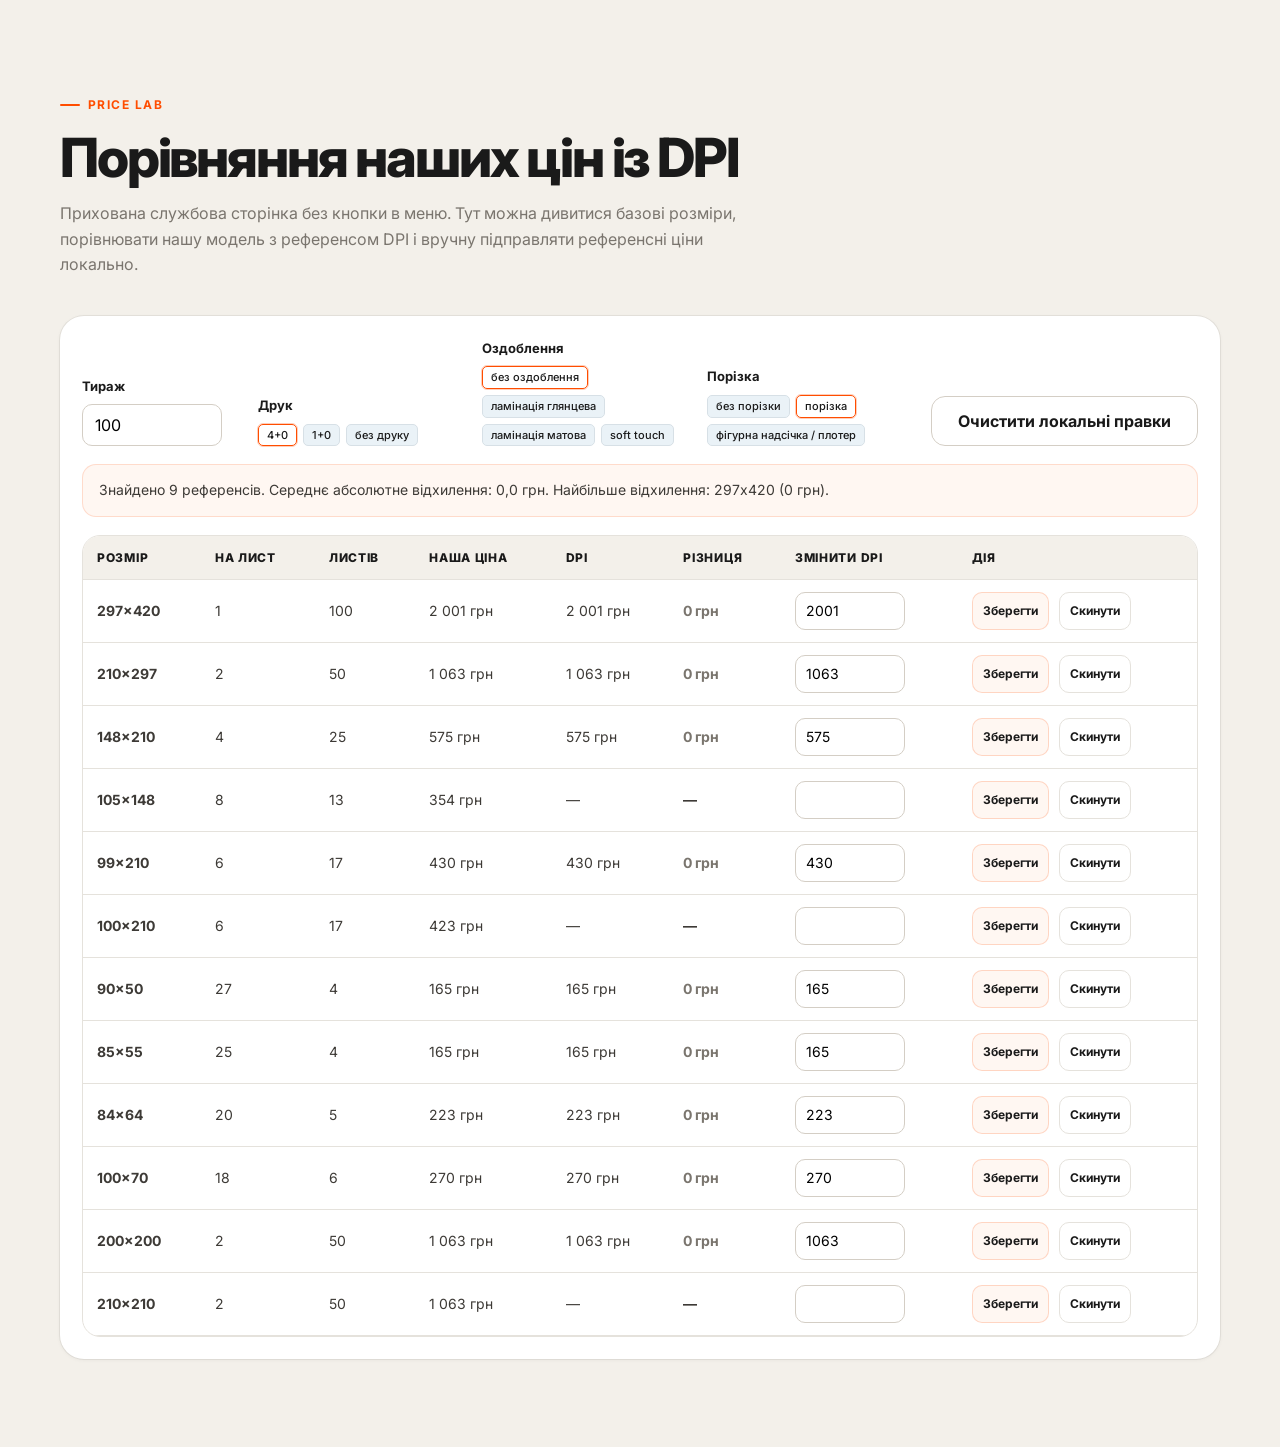
<file: price-lab.html>
<!DOCTYPE html>
<html lang="uk">
<head>
  <meta charset="UTF-8">
  <meta name="viewport" content="width=device-width, initial-scale=1.0, viewport-fit=cover">
  <title>DsPrint Price Lab</title>
  <meta name="robots" content="noindex,nofollow">
  <script>
    (() => {
      try {
        const storedTheme = localStorage.getItem("dsprintTheme");
        const theme = storedTheme === "dark" || storedTheme === "light"
          ? storedTheme
          : (window.matchMedia("(prefers-color-scheme: dark)").matches ? "dark" : "light");
        document.documentElement.dataset.theme = theme;
        document.documentElement.style.colorScheme = theme;
      } catch {}
    })();
  </script>
  <link rel="preconnect" href="https://fonts.googleapis.com">
  <link rel="preconnect" href="https://fonts.gstatic.com" crossorigin>
  <link rel="icon" type="image/svg+xml" href="/assets/favicon.svg">
  <link rel="apple-touch-icon" href="/assets/favicon.svg">
  <link href="https://fonts.googleapis.com/css2?family=Inter:wght@400;500;600;700;800&display=swap" rel="stylesheet">
  <link rel="stylesheet" href="assets/styles.css?v=20260426b">
</head>
<body class="price-lab-page">
  <main class="section" data-price-lab>
    <div class="container">
      <div class="tag">Price Lab</div>
      <h1 class="section-title">Порівняння наших цін із DPI</h1>
      <p class="section-sub">Прихована службова сторінка без кнопки в меню. Тут можна дивитися базові розміри, порівнювати нашу модель з референсом DPI і вручну підправляти референсні ціни локально.</p>

      <section class="form-card price-lab-shell">
        <div class="price-lab-toolbar">
          <label class="price-lab-control">
            <span>Тираж</span>
            <input type="number" min="1" step="1" value="100" data-price-lab-quantity>
          </label>
          <div class="price-lab-control">
            <span>Друк</span>
            <div class="option-grid" data-price-lab-print></div>
          </div>
          <div class="price-lab-control">
            <span>Оздоблення</span>
            <div class="option-grid" data-price-lab-finish></div>
          </div>
          <div class="price-lab-control">
            <span>Порізка</span>
            <div class="option-grid" data-price-lab-cut></div>
          </div>
          <div class="price-lab-actions">
            <button type="button" class="btn btn-outline" data-price-lab-clear>Очистити локальні правки</button>
          </div>
        </div>

        <div class="price-lab-summary" data-price-lab-summary></div>

        <div class="price-lab-table-wrap">
          <table class="price-lab-table">
            <thead>
              <tr>
                <th>Розмір</th>
                <th>На лист</th>
                <th>Листів</th>
                <th>Наша ціна</th>
                <th>DPI</th>
                <th>Різниця</th>
                <th>Змінити DPI</th>
                <th>Дія</th>
              </tr>
            </thead>
            <tbody data-price-lab-body></tbody>
          </table>
        </div>
      </section>
    </div>
  </main>

  <script src="assets/pricing-data.js?v=20260408a"></script>
  <script src="assets/dpi-price-reference.js?v=20260408a"></script>
  <script src="assets/calculator-engine.js?v=20260408a"></script>
  <script src="assets/price-lab.js?v=20260408a"></script>
</body>
</html>
</file>
<file: assets/styles.css>
:root{color-scheme:light;--bg:#faf9f7;--bg-soft:#f3f0ea;--text:#1a1a1a;--body:#3d3a36;--muted:#7a756e;--line:#e5e2dc;--line-strong:#d4cec5;--accent:#ff4d00;--accent-dark:#e64500;--radius-s:10px;--radius-m:14px;--radius-l:24px;--shadow:0 14px 40px rgba(26,26,26,.08);--container:min(1160px,calc(100% - 32px))}
:root[data-theme="dark"]{color-scheme:dark;--bg:#0d1117;--bg-soft:#161b22;--text:#f3f6fb;--body:#d3dae6;--muted:#99a3b4;--line:#273142;--line-strong:#3a4860;--shadow:0 18px 48px rgba(0,0,0,.34)}
 *,*::before,*::after{box-sizing:border-box} html{scroll-behavior:smooth} body{margin:0;font-family:"Inter",sans-serif;background:var(--bg);color:var(--body);line-height:1.6;overflow-x:clip} [hidden]{display:none!important}
a{color:inherit;text-decoration:none} img{display:block;max-width:100%} button,input,select,textarea{font:inherit}
.container{width:var(--container);margin:0 auto}.section{padding:88px 0}.section-alt{background:var(--bg-soft)}
.tag{display:inline-flex;align-items:center;gap:8px;margin-bottom:14px;color:var(--accent);font-size:12px;font-weight:700;letter-spacing:.12em;text-transform:uppercase}.tag::before{content:"";width:20px;height:2px;border-radius:999px;background:var(--accent)}.tag-clean::before{content:none}
.section-title{margin:0 0 14px;color:var(--text);font-size:clamp(30px,4.8vw,54px);font-weight:800;line-height:1.08;letter-spacing:-.04em}.section-sub{max-width:700px;margin:0 0 38px;color:var(--muted);font-size:16px}
.site-header{position:fixed;inset:0 0 auto;z-index:999;padding:calc(12px + env(safe-area-inset-top,0px)) 0 12px;transition:padding .25s ease,background .25s ease,border-color .25s ease;border-bottom:1px solid transparent;background:rgba(250,249,247,.92);backdrop-filter:blur(20px)}.site-header.scrolled{padding:calc(8px + env(safe-area-inset-top,0px)) 0 8px;background:rgba(250,249,247,.94);border-bottom-color:var(--line)}
.header-wrap{display:flex;align-items:center;gap:20px}.logo{display:inline-flex;align-items:baseline;font-size:18px;font-weight:800;letter-spacing:-.03em;color:var(--text)}.logo .print{color:var(--accent)}.logo small{margin-left:8px;color:#9c968e;font-size:14px;font-weight:600}
.nav-toggle{position:relative;z-index:1001;display:inline-flex;flex-direction:column;justify-content:center;gap:5px;width:44px;height:44px;margin-left:auto;padding:10px;border:0;border-radius:var(--radius-s);background:transparent}.nav-toggle span{display:block;height:2px;border-radius:999px;background:var(--text);transition:transform .25s ease,opacity .25s ease}.nav-toggle.is-open span:nth-child(1){transform:translateY(7px) rotate(45deg)}.nav-toggle.is-open span:nth-child(2){opacity:0}.nav-toggle.is-open span:nth-child(3){transform:translateY(-7px) rotate(-45deg)}
.nav-links{display:none;align-items:center;gap:8px;margin-left:auto}.nav-menu{position:absolute;top:calc(100% + 10px);left:16px;right:16px;z-index:1000;display:none;flex-direction:column;gap:10px;padding:16px;border:1px solid var(--line);border-radius:24px;background:rgba(255,255,255,.98);box-shadow:0 24px 60px rgba(26,26,26,.16)}.nav-menu.open{display:flex}
.nav-link,.nav-menu a{display:inline-flex;align-items:center;justify-content:center;min-height:44px;padding:10px 16px;border-radius:var(--radius-s);font-size:14px;font-weight:600}.nav-menu a:not(.btn){background:var(--bg-soft)}
.btn{display:inline-flex;align-items:center;justify-content:center;min-height:50px;padding:0 26px;border:0;border-radius:var(--radius-m);font-weight:700;transition:.25s ease}.btn-primary{background:var(--accent);color:#fff;box-shadow:0 10px 28px rgba(255,77,0,.26)}.btn-primary:hover{background:var(--accent-dark);transform:translateY(-1px)}.btn-outline{border:1.5px solid var(--line-strong);background:transparent;color:var(--text)}.btn-outline:hover{border-color:var(--accent);color:var(--accent)}
main{padding-top:calc(84px + env(safe-area-inset-top,0px))}.hero{position:relative;overflow:hidden;padding:82px 0 72px;background:radial-gradient(rgba(0,0,0,.05) 1px,transparent 1px) 0 0/28px 28px,var(--bg)}.hero::before{content:"";position:absolute;top:-240px;right:-180px;width:680px;height:680px;border-radius:50%;background:radial-gradient(circle,rgba(255,77,0,.11) 0%,transparent 65%)}.hero-wrap{position:relative;z-index:1}.hero.tight{padding:34px 0 12px}.section.tight{padding:14px 0 48px}
.hero-chip{display:inline-flex;align-items:center;gap:8px;padding:7px 14px;margin-bottom:18px;border:1px solid rgba(255,77,0,.18);border-radius:999px;background:rgba(255,77,0,.08);color:var(--accent);font-size:13px;font-weight:700}.hero-title{max-width:920px;margin:0 0 18px;color:var(--text);font-size:clamp(38px,6vw,74px);font-weight:900;line-height:.95;letter-spacing:-.05em;text-wrap:balance}.hero-title .accent{display:block;color:var(--accent)}.hero-sub{max-width:760px;margin:0 0 30px;color:var(--muted);font-size:clamp(16px,2vw,19px);line-height:1.55}.calc-hero-wrap{display:grid;justify-items:center}.calc-hero-wrap .hero-chip{margin-bottom:10px}.calc-hero-wrap .hero-title{max-width:980px;margin:0 auto 10px;text-align:center;font-size:clamp(34px,5vw,52px);line-height:.98}.calc-hero-wrap .hero-title .accent{display:inline}.calc-hero-wrap .hero-sub{max-width:980px;margin:0 auto;text-align:center;color:var(--muted);font-size:clamp(14px,1.6vw,16px)}
body:not(.materials-page) .hero-wrap:not(.calc-hero-wrap){display:grid;justify-items:center}
body:not(.materials-page) .hero-wrap:not(.calc-hero-wrap) .hero-chip{margin-bottom:18px}
body:not(.materials-page) .hero-wrap:not(.calc-hero-wrap) .hero-title{margin:0 auto 18px;text-align:center}
body:not(.materials-page) .hero-wrap:not(.calc-hero-wrap) .hero-sub{margin:0 auto 30px;text-align:center}
body:not(.materials-page) .hero-wrap:not(.calc-hero-wrap) .hero-actions{justify-content:center}
.hero-actions,.footer-social{display:flex;flex-wrap:wrap;gap:14px}.hero-stats{display:grid;grid-template-columns:1fr;gap:18px;margin:34px auto 0;padding:10px 0 4px;max-width:1120px;align-items:start;justify-items:center}.hero-stat,.hero-stat-center{display:flex;flex-direction:column;align-items:flex-start;justify-content:flex-start;gap:6px;width:100%;max-width:320px}.hero-stat strong{display:block;color:var(--text);font-size:28px;font-weight:800;line-height:1}.hero-stat span{display:block;color:var(--muted);font-size:13px;line-height:1.45;text-align:left}.hero-stat-center{align-items:center}.hero-stat-center strong,.hero-stat-center span{text-align:center}.hero-stats .hero-stat:nth-child(3){align-items:center}.hero-stats .hero-stat:nth-child(3) strong{white-space:nowrap}.hero-stats .hero-stat:nth-child(3) span{text-align:left}.hero-stats .hero-stat:nth-child(4){align-items:center}.hero-stats .hero-stat:nth-child(4) span{text-align:center}
.big-grid,.card-grid,.catalog-grid,.gallery-grid,.steps,.footer-grid,.calc-grid,.metric-row{display:grid;gap:20px}
.service-grid{display:grid;gap:18px}
.service-expansion-head{max-width:860px;margin-bottom:28px}
.service-icon-grid{align-items:start}
.service-icon-card{display:flex;flex-direction:column;align-items:center;justify-content:flex-start;gap:14px;min-height:180px;padding:24px 16px 18px;border:1px solid transparent;border-radius:24px;background:transparent;text-align:center;transition:transform .28s cubic-bezier(.22,1,.36,1),border-color .28s ease,background-color .28s ease,box-shadow .28s ease}
.service-icon-card:hover{transform:translateY(-4px);border-color:rgba(255,77,0,.18);background:rgba(255,255,255,.56);box-shadow:0 14px 34px rgba(26,26,26,.08)}
.service-icon-card-primary{border-color:rgba(255,77,0,.18);background:rgba(255,77,0,.06)}
.service-icon{display:grid;place-items:center;width:100px;height:100px;border-radius:30px;background:linear-gradient(180deg,rgba(255,77,0,.12) 0%,rgba(255,77,0,.04) 100%);color:var(--accent);box-shadow:inset 0 0 0 1px rgba(255,77,0,.08)}
.service-icon-svg{width:64px;height:64px;stroke:currentColor;fill:none;stroke-width:2.6;stroke-linecap:round;stroke-linejoin:round}
.service-icon-title{display:block;max-width:14ch;color:var(--text);font-size:clamp(17px,1.8vw,22px);font-weight:800;line-height:1.15;letter-spacing:-.03em;text-wrap:balance}
.service-expansion-cta{display:flex;flex-direction:column;gap:18px;align-items:flex-start;margin-top:24px;padding:24px 26px;border:1px solid var(--line);border-radius:24px;background:var(--bg-soft)}
.service-expansion-cta p{margin:0;max-width:720px;color:var(--body);font-size:15px;line-height:1.6}
.service-expansion-actions{display:flex;flex-wrap:wrap;gap:12px}
.big-card{display:flex;flex-direction:column;gap:18px;padding:36px 30px;border-radius:var(--radius-l);color:#fff}.big-card.orange{background:var(--accent)}.big-card.dark{background:#1d1f23}.big-card h3{margin:0;font-size:clamp(24px,3vw,32px);line-height:1.1}.big-card p{margin:0;color:rgba(255,255,255,.82)}.big-card a{display:inline-flex;align-items:center;width:fit-content;padding:13px 20px;border:1px solid rgba(255,255,255,.22);border-radius:var(--radius-m);background:rgba(255,255,255,.12);font-weight:700}
.metric{padding:22px 20px;border-top:3px solid var(--accent);border-radius:var(--radius-l);background:#fff;box-shadow:0 1px 4px rgba(0,0,0,.05),0 0 0 1px var(--line)}.metric strong{display:block;margin-bottom:6px;color:var(--text);font-size:18px}.use-cases-grid{grid-template-columns:1fr}
.card,.catalog-card,.gallery-card,.result-card,.form-card{overflow:hidden;border-radius:var(--radius-l);background:#fff;box-shadow:0 1px 4px rgba(0,0,0,.05),0 0 0 1px var(--line)}.card img,.catalog-card img,.gallery-card img{width:100%;aspect-ratio:1/1;object-fit:cover}.card-body,.catalog-body,.gallery-body,.result-card,.form-card{padding:22px 20px}.calc-section .form-card{padding:14px}
.card h3,.catalog-card h3,.gallery-card h3,.result-card h3{margin:0 0 10px;color:var(--text);font-size:18px}.card p,.catalog-card p,.gallery-card p{margin:0;color:var(--muted);font-size:14px}
.badge{display:inline-flex;margin-bottom:14px;padding:5px 11px;border-radius:999px;background:rgba(255,77,0,.08);color:var(--accent);font-size:11px;font-weight:700;letter-spacing:.06em;text-transform:uppercase}
.check-list,.card ul{margin:14px 0 0;padding:0;list-style:none}.check-list li,.card li{position:relative;margin-bottom:10px;padding-left:22px;color:var(--muted);font-size:14px}.check-list li::before,.card li::before{content:"✓";position:absolute;left:0;color:var(--accent);font-weight:800}
.feature{display:grid;width:min(1180px,calc(100vw - 32px));margin:0 auto 28px;border:1px solid var(--line);border-radius:var(--radius-xl);overflow:hidden;background:#fff;box-shadow:0 1px 4px rgba(0,0,0,.05)}.feature.alt{background:var(--bg)}.feature-image{min-height:260px}.feature-image img{width:100%;height:100%;aspect-ratio:4/3;object-fit:cover}.feature-body{padding:32px 24px}.feature-body .section-title{font-size:clamp(30px,4vw,48px);margin-bottom:12px}.feature-body .section-sub{font-size:16px;margin-bottom:20px}
.section-tight{padding-top:24px}.mosaic-grid{display:grid;gap:18px}.mosaic-card{overflow:hidden;border:1px solid var(--line);border-radius:var(--radius-xl);background:#fff;box-shadow:0 1px 4px rgba(0,0,0,.05)}.mosaic-photo{min-height:240px}.mosaic-photo img{width:100%;height:100%;display:block;object-fit:cover}.mosaic-info{display:flex;flex-direction:column;justify-content:center;gap:16px;min-height:240px;padding:28px 26px;background:#232629;color:#fff}.mosaic-info .tag{margin:0;color:#ffb08f;background:transparent;border:0;padding:0;font-size:12px;letter-spacing:.08em;text-transform:uppercase}.mosaic-info h3{margin:0;font-size:clamp(24px,3vw,34px);line-height:1.05}.mosaic-info p{margin:0;color:rgba(255,255,255,.8);font-size:15px;line-height:1.6}.btn-ghost{display:inline-flex;align-items:center;justify-content:center;width:fit-content;padding:14px 22px;border:1px solid rgba(255,255,255,.16);border-radius:var(--radius-m);background:rgba(255,255,255,.08);color:#fff;font-weight:700}.btn-ghost:hover{background:rgba(255,255,255,.14)}
.step{padding:28px 22px;border-radius:var(--radius-l);background:#fff;box-shadow:0 1px 4px rgba(0,0,0,.05),0 0 0 1px var(--line)}.step-number{display:inline-grid;place-items:center;width:42px;height:42px;margin-bottom:14px;border-radius:12px;background:var(--accent);color:#fff;font-weight:800}
.field,.select,.range-box{padding:16px 18px;border:1.5px solid var(--line);border-radius:var(--radius-m);background:#fff}.field label,.select label,.range-box label{display:block;margin-bottom:8px;color:var(--text);font-weight:700;font-size:14px}.field input,.field textarea,.select select{width:100%;border:0;outline:0;background:transparent;color:var(--text)}
.range-meta{display:flex;justify-content:space-between;gap:12px;margin-top:10px;color:var(--muted);font-size:14px}.result-card strong{display:block;margin:8px 0 14px;color:var(--text);font-size:clamp(34px,5vw,46px);line-height:1}
.calc-form{display:grid;gap:10px}.check-grid{display:grid;gap:14px}.calc-hero{padding-bottom:28px}.calc-hero-wrap,.calc-section{text-align:center}.calc-section .container{width:min(1280px,calc(100% - 20px))}.calc-head{display:grid;gap:2px;justify-items:center}.calc-toolbar{display:grid;gap:12px}.toolbar-box{display:grid;grid-template-rows:28px minmax(58px,auto) minmax(40px,auto);align-items:start;justify-items:center;gap:12px;padding:18px 18px 16px;border:1px solid var(--line);background:#fff;text-align:center}.toolbar-box label{display:flex;align-items:flex-end;justify-content:center;min-height:28px;margin:0;color:var(--text);font-size:14px;font-weight:700;text-transform:lowercase;line-height:1.2}.calc-toolbar>.toolbar-box:first-child{--toolbar-group-width:300px}.calc-toolbar>.toolbar-box:nth-child(2){--toolbar-group-width:188px}.calc-toolbar>.toolbar-box:nth-child(3){--toolbar-group-width:184px}.calc-toolbar>.toolbar-box:first-child label,.calc-toolbar>.toolbar-box:nth-child(2) label,.calc-toolbar>.toolbar-box:nth-child(3) label{width:var(--toolbar-group-width);max-width:100%;transform:none}.toolbar-inline{display:flex;align-items:center;justify-content:center;gap:14px;min-height:58px;position:relative}.calc-toolbar>.toolbar-box:first-child .toolbar-inline,.calc-toolbar>.toolbar-box:nth-child(2) .toolbar-inline,.calc-toolbar>.toolbar-box:nth-child(3) .toolbar-inline{width:var(--toolbar-group-width);max-width:100%;justify-content:space-between;transform:none;padding-left:0}.calc-toolbar>.toolbar-box:first-child .toolbar-inline{width:auto;max-width:100%;justify-content:center;gap:16px}.calc-toolbar>.toolbar-box:nth-child(2) .toolbar-inline{transform:translateX(-3px)}.calc-toolbar>.toolbar-box:first-child .toolbar-inline strong,.calc-toolbar>.toolbar-box:nth-child(2) .toolbar-inline strong{display:block;position:absolute;top:50%;left:calc(100% + 10px);transform:translateY(-50%);white-space:nowrap}.toolbar-inline input{width:86px;height:44px;border:1px solid var(--line-strong);text-align:center;font-size:18px;font-weight:600;background:transparent}.toolbar-inline span,.toolbar-inline strong{color:var(--text);font-size:18px;font-weight:700;line-height:1}.step-btn{display:grid;place-items:center;width:34px;height:34px;padding:0;border:0;background:transparent;color:#b5b5b5;font-size:34px;cursor:pointer;line-height:1}.preset-row{display:flex;flex-wrap:wrap;justify-content:center;align-content:start;gap:8px;min-height:40px;margin-top:0}.preset-btn{min-height:32px;padding:5px 10px;border:1px solid var(--line);background:#eef3f6;font-size:12px;font-weight:600;cursor:pointer}.option-block{display:grid;gap:8px;padding:10px;border:1px solid var(--line);background:#fff}.option-block.centered{justify-items:center}.option-block>label{color:var(--text);font-size:13px;font-weight:700;text-transform:lowercase}.option-help{max-width:760px;margin:0;color:var(--muted);font-size:12px;line-height:1.45}.option-subpanel{width:100%;padding-top:6px;border-top:1px solid var(--line)}.material-subpanel{padding-top:10px}.material-subpanel[hidden]{display:none!important}.material-flow-indicator{display:grid;justify-items:center;gap:6px;margin:2px 0 14px}.material-flow-line{display:block;width:2px;height:16px;background:linear-gradient(180deg,rgba(255,77,0,.12) 0%,rgba(255,77,0,.42) 100%);border-radius:999px}.material-flow-arrow{display:block;width:14px;height:14px;border-right:2px solid rgba(255,77,0,.72);border-bottom:2px solid rgba(255,77,0,.72);transform:rotate(45deg);margin-top:-4px}.option-grid{display:flex;flex-wrap:wrap;gap:6px}.option-grid.centered,.check-grid.compact-checks{justify-content:center}.option-pill{padding:4px 8px;border:1px solid #d7e0e6;border-radius:5px;background:#eaf2f7;color:var(--text);font-size:11px;line-height:1.15;font-weight:500;cursor:pointer;transition:.2s}.option-pill.active{outline:1px solid rgba(255,77,0,.28);border-color:var(--accent);background:#fff;color:var(--text)}.category-pill{padding:7px 14px;font-size:12px;font-weight:700}.check-pill{display:flex;align-items:center;gap:10px;padding:10px 12px;border:1px solid var(--line);border-radius:8px;background:#fff;cursor:pointer}.check-pill input{accent-color:var(--accent)}.calc-result.bottom{text-align:center;padding-top:16px}.calc-result[data-tone="warning"]{border:1px solid rgba(255,77,0,.16);background:linear-gradient(180deg,#fff 0%,#fff9f5 100%)}.calc-result[data-tone="warning"] strong[data-total]{max-width:860px;margin:10px auto 14px;padding:18px 20px;border:1px solid rgba(255,77,0,.14);border-radius:20px;background:rgba(255,77,0,.06);color:#8f2d00;font-size:clamp(22px,3.2vw,34px);line-height:1.18;letter-spacing:-.02em;text-wrap:balance}.calc-result[data-tone="warning"] .price-inline b{color:#8f2d00}.calc-result[data-tone="warning"] .calc-result-note{color:#8b6f62}.calc-selection{display:flex;flex-wrap:wrap;justify-content:center;gap:8px;margin:10px 0 16px}.calc-selection-pill{display:inline-flex;align-items:center;padding:8px 12px;border-radius:999px;background:rgba(255,77,0,.08);color:var(--text);font-size:12px;font-weight:700}.calc-selection-empty{color:var(--muted);font-size:13px}.price-inline{display:grid;gap:12px;margin:12px 0}.price-inline span{display:block;margin-bottom:6px;color:var(--muted);font-size:12px;text-transform:lowercase}.price-inline b{color:var(--text);font-size:15px}.calc-breakdown{display:grid;gap:10px;margin:12px 0 0}.calc-breakdown-item{display:flex;align-items:center;justify-content:space-between;gap:12px;padding:12px 14px;border-radius:12px;background:#fff7f2;border:1px solid rgba(255,77,0,.12);text-align:left}.calc-breakdown-item span{color:var(--muted);font-size:13px}.calc-breakdown-item strong{margin:0;color:var(--text);font-size:15px;line-height:1.2}.calc-breakdown-item:last-child{background:rgba(255,77,0,.1);border-color:rgba(255,77,0,.22)}.calc-admin-details{margin-top:12px;text-align:left}.calc-admin-details summary{list-style:none;cursor:pointer;color:var(--muted);font-size:12px;font-weight:600;user-select:none}.calc-admin-details summary::-webkit-details-marker{display:none}.calc-admin-details summary::after{content:"Показати";margin-left:8px;color:var(--accent);font-weight:700}.calc-admin-details[open] summary::after{content:"Сховати"}.calc-result-actions{display:flex;flex-wrap:wrap;justify-content:center;gap:12px;margin-top:16px}.calc-result-note{margin:12px 0 0;color:var(--muted);font-size:13px;line-height:1.5}.calc-summary{display:grid;gap:8px;margin:12px 0 0;padding:12px;border-radius:12px;background:var(--bg-soft);color:var(--body);font-size:12px}.order-layout{width:min(1280px,calc(100% - 20px))}.order-form{display:grid;gap:20px;padding:22px}.order-grid{display:grid;gap:18px}.order-section{display:grid;gap:14px;padding:22px;border-radius:var(--radius-l);border:1px solid var(--line);background:#fff}.order-fields{display:grid;gap:14px}.order-radio-group{display:grid;gap:12px}.order-radio{display:flex;align-items:flex-start;gap:12px;padding:14px 16px;border:1px solid var(--line);border-radius:16px;background:var(--bg-soft);cursor:pointer}.order-radio input{margin-top:3px;accent-color:var(--accent)}.order-radio span{color:var(--text);font-size:14px;line-height:1.45}.order-summary-card{display:grid;gap:14px;align-self:start;padding:24px}.order-summary-lines{display:grid;gap:8px;color:var(--body);font-size:14px}.order-summary-total{display:flex;align-items:center;justify-content:center;min-height:86px;border-radius:20px;background:#fff7f2;color:var(--text);font-size:clamp(24px,3vw,38px);font-weight:800;line-height:1.1;text-align:center}.order-submit{width:100%}.order-note{margin:0;color:var(--muted);font-size:13px;line-height:1.5}.order-hero .hero-title{max-width:980px}.order-hero .hero-sub{max-width:760px}
.filter-row{display:flex;flex-wrap:wrap;gap:12px;margin-bottom:30px}.filter-btn{padding:12px 18px;border:1.5px solid var(--line-strong);border-radius:999px;background:transparent;font-weight:700;cursor:pointer}.filter-btn.active{border-color:var(--accent);background:var(--accent);color:#fff}.gallery-item[hidden]{display:none}
.materials-page .hero{padding:44px 0 18px}
.materials-page .hero-wrap{display:grid;gap:10px}
.materials-page .hero-chip{margin-bottom:0;justify-self:start;align-self:start;width:auto;max-width:max-content}
.materials-page .hero-title{margin-bottom:4px;max-width:780px;font-size:clamp(38px,5.2vw,66px);line-height:.92}
.materials-page .hero-sub{max-width:700px;margin-bottom:0;font-size:clamp(15px,1.8vw,18px);line-height:1.45}
.materials-page .section{padding-top:12px}
.materials-page .filter-row{gap:10px;margin-bottom:18px}
.materials-page .catalog-grid{gap:18px}
.catalog-media{position:relative;overflow:hidden}
.catalog-image-btn{display:block;width:100%;padding:0;border:0;background:none;cursor:zoom-in}
.catalog-image-btn img{display:block;transition:opacity .54s cubic-bezier(.23,1,.32,1),transform .54s cubic-bezier(.23,1,.32,1),filter .4s ease;will-change:transform,opacity}
.catalog-image-btn img.is-swapping{pointer-events:none}
.catalog-image-btn img.slide-out-left{transform:translateX(-7%) scale(.996);opacity:.86}
.catalog-image-btn img.slide-out-right{transform:translateX(7%) scale(.996);opacity:.86}
.catalog-image-btn img.slide-in-left{transform:translateX(-7%) scale(1.004);opacity:.9}
.catalog-image-btn img.slide-in-right{transform:translateX(7%) scale(1.004);opacity:.9}
.catalog-nav{position:absolute;top:50%;z-index:2;display:grid;place-items:center;width:42px;height:42px;padding:0;border:0;border-radius:999px;background:rgba(13,17,23,.72);color:#fff;box-shadow:0 10px 30px rgba(0,0,0,.24);cursor:pointer;transform:translateY(-50%);transition:background-color .22s ease,transform .22s ease,opacity .22s ease}
.catalog-nav:hover{background:rgba(13,17,23,.9);transform:translateY(calc(-50% - 1px))}
.catalog-nav.prev{left:14px}
.catalog-nav.next{right:14px}
.catalog-nav svg{width:18px;height:18px}
.catalog-dots{position:absolute;left:50%;bottom:14px;z-index:2;display:flex;align-items:center;gap:8px;transform:translateX(-50%)}
.catalog-dot{width:8px;height:8px;padding:0;border:0;border-radius:999px;background:rgba(255,255,255,.38);cursor:pointer;transition:transform .2s ease,background-color .2s ease}
.catalog-dot.active{background:#fff;transform:scale(1.18)}
.catalog-media::after{content:"";position:absolute;inset:auto 0 0;height:84px;background:linear-gradient(180deg,rgba(0,0,0,0) 0%,rgba(0,0,0,.32) 100%);pointer-events:none;opacity:0;transition:opacity .22s ease}
.catalog-media.has-gallery::after{opacity:1}
.lightbox[hidden]{display:none!important}
.lightbox{position:fixed;inset:0;z-index:120;background:rgba(10,10,10,.82);display:grid;place-items:center;padding:24px}
.lightbox-dialog{position:relative;width:min(92vw,1080px);max-height:86vh;border-radius:28px;background:#fff;padding:14px;box-shadow:0 24px 80px rgba(0,0,0,.32)}
.lightbox-image{display:block;width:100%;max-height:calc(86vh - 28px);object-fit:contain;border-radius:20px;background:#f4f1eb;transition:opacity .58s cubic-bezier(.23,1,.32,1),transform .58s cubic-bezier(.23,1,.32,1);will-change:transform,opacity}
.lightbox-image.is-swapping{pointer-events:none}
.lightbox-image.slide-out-left{transform:translateX(-5.5%) scale(.998);opacity:.88}
.lightbox-image.slide-out-right{transform:translateX(5.5%) scale(.998);opacity:.88}
.lightbox-image.slide-in-left{transform:translateX(-5.5%) scale(1.003);opacity:.92}
.lightbox-image.slide-in-right{transform:translateX(5.5%) scale(1.003);opacity:.92}
.lightbox-close{position:absolute;top:10px;right:10px;z-index:2;width:42px;height:42px;border:0;border-radius:999px;background:rgba(26,26,26,.82);color:#fff;font-size:28px;line-height:1;cursor:pointer;display:grid;place-items:center}
.lightbox-nav{position:absolute;top:50%;z-index:2;display:grid;place-items:center;width:54px;height:54px;padding:0;border:0;border-radius:999px;background:rgba(13,17,23,.64);color:#fff;box-shadow:0 16px 38px rgba(0,0,0,.24);cursor:pointer;transform:translateY(-50%);transition:background-color .22s ease,transform .22s ease}
.lightbox-nav:hover{background:rgba(13,17,23,.9);transform:translateY(calc(-50% - 1px))}
.lightbox-nav.prev{left:18px}
.lightbox-nav.next{right:18px}
.lightbox-nav svg{width:22px;height:22px}
.lightbox-dots{position:absolute;left:50%;bottom:22px;z-index:2;display:flex;align-items:center;gap:10px;transform:translateX(-50%)}
.lightbox-dot{width:10px;height:10px;padding:0;border:0;border-radius:999px;background:rgba(255,255,255,.34);cursor:pointer;transition:transform .2s ease,background-color .2s ease}
.lightbox-dot.active{background:#fff;transform:scale(1.16)}
.contact-fab{position:fixed;right:24px;bottom:28px;z-index:990;display:flex;flex-direction:column;align-items:flex-end;gap:10px}.fab-panel,.callback-form{display:none}.fab-panel.open,.callback-form.open{display:grid;gap:10px}
.fab-trigger{-webkit-appearance:none;appearance:none;display:inline-grid;place-items:center;flex:0 0 auto;width:62px;height:62px;padding:0;border:0;border-radius:999px;overflow:hidden;background:var(--accent);background-clip:padding-box;color:#fff;box-shadow:0 16px 36px rgba(255,77,0,.3);cursor:pointer;transition:transform .25s ease,box-shadow .25s ease,background-color .25s ease}.fab-trigger:hover{background:var(--accent-dark);transform:translateY(-2px)}.fab-trigger svg{display:block;width:27px;height:27px}.fab-trigger::before{content:none}
.fab-pill{display:inline-flex;align-items:center;gap:10px;padding:7px 14px;border:2px solid #fff;border-radius:999px;background:#1a1a1a;color:#fff;box-shadow:0 4px 12px rgba(0,0,0,.35);font-size:13px;font-weight:600}.fab-pill .icon,.social-pill .icon{display:inline-grid;place-items:center;width:28px;height:28px;border-radius:50%;color:#fff;font-size:11px;font-weight:700}.fab-pill .icon img,.fab-pill .icon svg,.social-pill img,.social-pill svg{width:22px;height:22px;display:block}.fab-pill .icon img,.fab-pill .icon svg{width:16px;height:16px}.icon.cb{background:var(--accent)}.icon.tg{background:#229ed9}.icon.vb{background:#7360f2}.icon.ig{background:#d9487c}.callback-form{width:min(280px,calc(100vw - 32px));padding:18px;border-radius:18px;background:#fff;box-shadow:var(--shadow)}
.material-subpanel{scroll-margin-top:120px}
.footer{background:#1a1a1a;color:rgba(255,255,255,.76)}.back-top{display:block;width:100%;padding:14px 0 10px;text-align:center;border-bottom:1px solid rgba(255,255,255,.08);color:rgba(255,255,255,.45)}.footer-main{padding:46px 0}.footer-grid{gap:32px}.footer h4{margin:0 0 14px;color:rgba(255,255,255,.5);font-size:12px;font-weight:700;letter-spacing:.1em;text-transform:uppercase}.footer p,.footer a,.footer li{color:rgba(255,255,255,.68)}.footer ul{margin:0;padding:0;list-style:none;display:grid;gap:9px}.footer-social{align-items:center;gap:14px;margin-top:20px}.footer-social .social-pill{display:inline-flex;align-items:center;justify-content:center;width:46px;height:46px;padding:0;border-radius:50%;background:rgba(255,255,255,.06);border:1px solid rgba(255,255,255,.1);box-shadow:none;transition:background .2s ease,border-color .2s ease,transform .22s ease}.footer-social .social-pill:hover{background:rgba(255,255,255,.12);border-color:rgba(255,255,255,.18);transform:translateY(-1px)}.footer-social .social-pill img{width:22px;height:22px;display:block}.footer-bottom{margin-top:16px;padding:18px 0 26px;border-top:1px solid rgba(255,255,255,.1);color:rgba(255,255,255,.35);font-size:13px}.footer-bottom a{color:rgba(255,255,255,.62);text-decoration:underline;text-underline-offset:3px}.footer-bottom a:hover{color:#fff}
.reveal{opacity:0;transform:translate3d(0,18px,0);transition:opacity .64s cubic-bezier(.16,1,.3,1),transform .64s cubic-bezier(.16,1,.3,1);transition-delay:var(--reveal-delay,0ms);will-change:opacity,transform;backface-visibility:hidden}.reveal-up{transform:translate3d(0,22px,0)}.reveal-left{transform:translate3d(-18px,0,0)}.reveal-right{transform:translate3d(18px,0,0)}.reveal-scale{transform:translate3d(0,14px,0) scale(.985)}.reveal.is-visible{opacity:1;transform:translate3d(0,0,0) scale(1)}
.big-card,.card,.catalog-card,.gallery-card,.use-case-card,.feature,.mosaic-card,.stats-card,.materials-card,.hero-stat,.service-icon-card{transition:transform .28s cubic-bezier(.22,1,.36,1),box-shadow .28s ease,border-color .28s ease}.big-card:hover,.card:hover,.catalog-card:hover,.gallery-card:hover,.use-case-card:hover,.stats-card:hover,.materials-card:hover{transform:translateY(-3px);box-shadow:0 14px 34px rgba(26,26,26,.08);border-color:rgba(255,77,0,.18)}.hero-stat:hover{transform:none;box-shadow:none;border-color:transparent}.feature:hover,.mosaic-card:hover{transform:translateY(-2px)}
.feature-image,.mosaic-card,.catalog-image-btn,.catalog-card-image,.materials-card img,.card img{overflow:hidden}.feature-image img,.mosaic-card img,.catalog-image-btn img,.catalog-card-image img,.materials-card img,.card img{transition:transform .7s cubic-bezier(.22,1,.36,1),filter .4s ease}.feature:hover .feature-image img,.mosaic-card:hover img,.catalog-card:hover .catalog-image-btn img,.materials-card:hover img,.card:hover img{transform:scale(1.02)}
.btn,.filter-button,.pill-button,.fab-pill,.social-pill,.nav-links a{transition:transform .28s ease,box-shadow .28s ease,background-color .28s ease,border-color .28s ease,color .28s ease}
@media (min-width:768px){.hero-stats,.steps,.footer-grid,.calc-grid,.metric-row{grid-template-columns:repeat(2,minmax(0,1fr))}.hero-stats{column-gap:28px;row-gap:18px;justify-items:stretch}.hero-stat,.hero-stat-center{max-width:none}.use-cases-grid{grid-template-columns:repeat(2,minmax(0,1fr))}.big-grid{grid-template-columns:repeat(2,minmax(0,1fr))}.service-grid{grid-template-columns:repeat(3,minmax(0,1fr))}.card-grid,.catalog-grid,.gallery-grid,.materials-grid,.mosaic-grid{grid-template-columns:repeat(2,minmax(0,1fr))}.mosaic-card:nth-child(1){order:1}.mosaic-card:nth-child(2){order:2}.mosaic-card:nth-child(3){order:5}.mosaic-card:nth-child(4){order:3}.mosaic-card:nth-child(5){order:4}.mosaic-card:nth-child(6){order:6}.calc-toolbar{grid-template-columns:repeat(3,minmax(0,1fr));justify-content:stretch;max-width:none;width:100%;margin:0;align-items:stretch}.toolbar-box{min-height:178px}.price-inline,.order-fields{grid-template-columns:repeat(2,minmax(0,1fr))}.check-grid{grid-template-columns:repeat(2,minmax(0,1fr))}}
@media (min-width:1024px){.nav-toggle,.nav-menu{display:none!important}.nav-links{display:flex}.hero-stats{grid-template-columns:repeat(4,max-content);justify-content:center;justify-items:center;column-gap:44px;row-gap:20px;width:fit-content;max-width:100%}.hero-stat,.hero-stat-center{width:max-content;max-width:none}.hero-stat-center{justify-self:center;align-items:center}.hero-stat-center strong,.hero-stat-center span{width:max-content;text-align:center}.metric-row{grid-template-columns:repeat(4,minmax(0,1fr))}.use-cases-grid{grid-template-columns:repeat(4,minmax(0,1fr))}.service-grid{grid-template-columns:repeat(5,minmax(0,1fr))}.card-grid{grid-template-columns:repeat(3,minmax(0,1fr))}.materials-grid{grid-template-columns:repeat(4,minmax(0,1fr))}.catalog-grid,.gallery-grid{grid-template-columns:repeat(3,minmax(0,1fr))}.steps{grid-template-columns:repeat(4,minmax(0,1fr))}.feature{grid-template-columns:repeat(2,minmax(0,1fr));min-height:340px}.feature.reverse .feature-image{order:2}.feature.reverse .feature-body{order:1}.feature-body{padding:44px}.mosaic-grid{grid-template-columns:repeat(2,minmax(320px,520px));justify-content:center}.mosaic-card:nth-child(4),.mosaic-card:nth-child(6){min-height:280px}.footer-grid{grid-template-columns:1.6fr 1fr 1fr 1fr 1fr}.order-form{grid-template-columns:minmax(0,1.2fr) 360px;align-items:start}.order-summary-card{position:sticky;top:110px}}
@media (max-width:767px){.hero{padding:34px 0 24px}.hero-actions{flex-direction:column;align-items:stretch;max-width:420px;gap:10px}.hero-actions .btn{width:100%;justify-content:center}.hero-stats{grid-template-columns:1fr;gap:16px;margin-top:24px;padding:6px 0 0;justify-items:center}.hero-stat,.hero-stat-center{align-items:center;min-width:0;max-width:320px;text-align:center}.hero-stat strong,.hero-stat span,.hero-stat-center strong,.hero-stat-center span{text-align:center}.hero-stat strong{font-size:24px;line-height:1.05}.hero-stat span{font-size:12px;line-height:1.35}.materials-page .filter-row{display:grid;grid-template-columns:repeat(2,minmax(0,1fr));gap:12px;align-items:stretch}.materials-page .filter-btn{display:flex;align-items:center;justify-content:center;min-height:74px;padding:14px 18px;text-align:center;white-space:normal;line-height:1.2}.materials-page .filter-btn:nth-child(1){grid-column:1/-1}.materials-page .filter-btn:nth-child(4){grid-column:1/-1}.material-categories{display:grid!important;grid-template-columns:repeat(2,minmax(0,1fr));gap:10px;width:100%}.material-categories .category-pill{display:flex;align-items:center;justify-content:center;min-height:48px;padding:10px 12px;text-align:center;white-space:normal;line-height:1.25}.material-categories .category-pill:last-child{grid-column:1/-1}.material-subpanel{padding-top:12px}.material-flow-indicator{margin:2px 0 14px}.material-flow-line{height:18px}.material-flow-arrow{width:16px;height:16px;border-right-width:3px;border-bottom-width:3px}.mosaic-grid{display:flex;flex-direction:column;gap:12px}.mosaic-card:nth-child(1){order:1}.mosaic-card:nth-child(2){order:2}.mosaic-card:nth-child(3){order:3}.mosaic-card:nth-child(4){order:4}.mosaic-card:nth-child(5){order:6}.mosaic-card:nth-child(6){order:5}.mosaic-photo,.mosaic-info{min-height:auto}.mosaic-photo img{aspect-ratio:4/3;object-fit:cover}.mosaic-info{padding:20px 18px}.contact-fab{right:18px;bottom:24px;gap:8px}.fab-trigger{width:58px;height:58px}.fab-panel{max-width:calc(100vw - 36px)}.callback-form{width:min(280px,calc(100vw - 36px))}.footer{padding-bottom:112px}.reveal{transform:translate3d(0,12px,0);transition:opacity .52s cubic-bezier(.16,1,.3,1),transform .52s cubic-bezier(.16,1,.3,1)}.reveal-up{transform:translate3d(0,14px,0)}.reveal-left{transform:translate3d(-10px,0,0)}.reveal-right{transform:translate3d(10px,0,0)}.reveal-scale{transform:translate3d(0,10px,0) scale(.99)}}
@media (prefers-reduced-motion:reduce){.reveal{opacity:1!important;transform:none!important}}

.price-lab-page{background:var(--bg-soft)}
.price-lab-shell{display:grid;gap:18px;padding:22px}
.price-lab-toolbar{display:grid;gap:16px}
.price-lab-control{display:grid;gap:8px}
.price-lab-control>span{color:var(--text);font-size:13px;font-weight:700}
.price-lab-control input{width:140px;height:42px;padding:0 12px;border:1px solid var(--line-strong);border-radius:10px;background:#fff}
.price-lab-actions{display:flex;align-items:end;justify-content:flex-start}
.price-lab-summary{padding:14px 16px;border-radius:14px;background:#fff7f2;border:1px solid rgba(255,77,0,.16);color:var(--body);font-size:14px}
.price-lab-table-wrap{overflow:auto;border:1px solid var(--line);border-radius:18px;background:#fff}
.price-lab-table{width:100%;border-collapse:collapse;min-width:980px}
.price-lab-table th,.price-lab-table td{padding:12px 14px;border-bottom:1px solid var(--line);text-align:left;font-size:14px}
.price-lab-table thead th{position:sticky;top:0;background:var(--bg-soft);color:var(--text);font-size:12px;font-weight:800;text-transform:uppercase;letter-spacing:.06em}
.price-lab-table tbody tr:hover{background:#fffaf7}
.price-lab-input{width:110px;height:38px;padding:0 10px;border:1px solid var(--line-strong);border-radius:10px;background:#fff}
.price-lab-mini{padding:8px 10px;border:1px solid rgba(255,77,0,.2);border-radius:10px;background:#fff7f2;color:var(--text);font-size:12px;font-weight:700;cursor:pointer}
.price-lab-mini.ghost{margin-left:6px;background:#fff;border-color:var(--line)}
.price-lab-diff{font-weight:700}
.price-lab-diff.is-high{color:#b42318}
.price-lab-diff.is-low{color:#067647}
.price-lab-diff.is-even{color:#7a756e}

@media (min-width:1024px){
  .price-lab-toolbar{grid-template-columns:160px minmax(0,1fr) minmax(0,1fr) minmax(0,1fr) auto;align-items:end}
}

.theme-toggle{display:inline-flex;align-items:center;justify-content:center;gap:10px;min-height:44px;padding:10px 16px;border:1px solid var(--line);border-radius:999px;background:rgba(255,255,255,.72);color:var(--text);box-shadow:0 10px 26px rgba(26,26,26,.08);cursor:pointer;backdrop-filter:blur(14px)}
.theme-toggle:hover{border-color:rgba(255,77,0,.28);transform:translateY(-1px)}
.theme-toggle-icon{position:relative;display:inline-grid;place-items:center;width:20px;height:20px;border-radius:50%;background:linear-gradient(135deg,#ffb347 0%,#ff7a18 48%,#263248 49%,#0d1117 100%);box-shadow:inset 0 0 0 1px rgba(255,255,255,.22)}
.theme-toggle-icon::after{content:"";position:absolute;inset:4px;border-radius:50%;background:rgba(255,255,255,.2)}
.theme-toggle-label{font-size:13px;font-weight:700;line-height:1}

:root[data-theme="dark"] body{background:
radial-gradient(circle at top,rgba(255,77,0,.11),transparent 24%),
var(--bg);color:var(--body)}
:root[data-theme="dark"] .section-alt,
:root[data-theme="dark"] .feature.alt,
:root[data-theme="dark"] .price-lab-page{background:#11161d}
:root[data-theme="dark"] .site-header{background:rgba(13,17,23,.9);border-bottom-color:rgba(58,72,96,.42)}
:root[data-theme="dark"] .site-header.scrolled{background:rgba(13,17,23,.88);border-bottom-color:rgba(58,72,96,.72)}
:root[data-theme="dark"] .logo small{color:#8e9ab0}
:root[data-theme="dark"] .nav-menu{background:rgba(15,20,27,.98);box-shadow:0 24px 60px rgba(0,0,0,.4)}
:root[data-theme="dark"] .nav-menu a:not(.btn),
:root[data-theme="dark"] .theme-toggle,
:root[data-theme="dark"] .callback-form,
:root[data-theme="dark"] .field,
:root[data-theme="dark"] .select,
:root[data-theme="dark"] .range-box,
:root[data-theme="dark"] .metric,
:root[data-theme="dark"] .card,
:root[data-theme="dark"] .catalog-card,
:root[data-theme="dark"] .gallery-card,
:root[data-theme="dark"] .result-card,
:root[data-theme="dark"] .form-card,
:root[data-theme="dark"] .feature,
:root[data-theme="dark"] .mosaic-card,
:root[data-theme="dark"] .step,
:root[data-theme="dark"] .toolbar-box,
:root[data-theme="dark"] .option-block,
:root[data-theme="dark"] .check-pill,
:root[data-theme="dark"] .order-section,
:root[data-theme="dark"] .price-lab-table-wrap{background:#161b22}
:root[data-theme="dark"] .toolbar-inline input,
:root[data-theme="dark"] .field input,
:root[data-theme="dark"] .field textarea,
:root[data-theme="dark"] .select select,
:root[data-theme="dark"] .price-lab-control input,
:root[data-theme="dark"] .price-lab-input{background:#0f141b;color:var(--text)}
:root[data-theme="dark"] .preset-btn{border-color:rgba(255,77,0,.22);background:rgba(255,77,0,.14);color:#ffd8c2}
:root[data-theme="dark"] .option-pill{border-color:rgba(255,77,0,.2);background:rgba(255,77,0,.12);color:#ffe2d1}
:root[data-theme="dark"] .option-pill.active,
:root[data-theme="dark"] .check-pill:hover,
:root[data-theme="dark"] .theme-toggle:hover{background:rgba(255,77,0,.2)}
:root[data-theme="dark"] .option-pill.active{background:rgba(255,77,0,.22);box-shadow:inset 0 0 0 1px rgba(255,140,92,.28)}
:root[data-theme="dark"] .calc-result[data-tone="warning"]{background:linear-gradient(180deg,#161b22 0%,#231b18 100%);border-color:rgba(255,77,0,.24)}
:root[data-theme="dark"] .calc-result[data-tone="warning"] strong[data-total]{background:rgba(255,77,0,.1);border-color:rgba(255,77,0,.22);color:#ffbf99}
:root[data-theme="dark"] .calc-result[data-tone="warning"] .price-inline b{color:#ffbf99}
:root[data-theme="dark"] .calc-result[data-tone="warning"] .calc-result-note{color:#d1b1a0}
:root[data-theme="dark"] .calc-selection-pill,
:root[data-theme="dark"] .badge{background:rgba(255,77,0,.12)}
:root[data-theme="dark"] .order-summary-total,
:root[data-theme="dark"] .price-lab-summary,
:root[data-theme="dark"] .price-lab-mini{background:#221914;color:var(--text);border-color:rgba(255,77,0,.22)}
:root[data-theme="dark"] .price-lab-mini.ghost{background:#161b22;border-color:var(--line)}
:root[data-theme="dark"] .price-lab-table thead th{background:#1b2430}
:root[data-theme="dark"] .price-lab-table tbody tr:hover{background:#1a202b}
:root[data-theme="dark"] .calc-breakdown-item{background:#1d1816;border-color:rgba(255,77,0,.16)}
:root[data-theme="dark"] .calc-breakdown-item:last-child{background:rgba(255,77,0,.14);border-color:rgba(255,77,0,.24)}
:root[data-theme="dark"] .lightbox-dialog{background:#161b22}
:root[data-theme="dark"] .lightbox-image{background:#0f141b}
:root[data-theme="dark"] .fab-pill{border-color:#2f3c4d;background:#11161d}
:root[data-theme="dark"] .hero{background:radial-gradient(rgba(255,255,255,.045) 1px,transparent 1px) 0 0/28px 28px,var(--bg)}
:root[data-theme="dark"] .hero::before{background:radial-gradient(circle,rgba(255,77,0,.16) 0%,transparent 65%)}

@media (max-width:1023px){
  .section{padding:72px 0}
  .hero{padding:64px 0 54px}
  .hero.tight{padding:26px 0 8px}
  .feature,
  .order-layout{width:var(--container)}
  .feature-body,
  .big-card,
  .order-form,
  .order-section,
  .price-lab-shell{padding:24px 20px}
  .big-card{gap:16px}
  .big-card a,
  .btn-ghost{width:100%;justify-content:center}
  .card-body,
  .catalog-body,
  .gallery-body,
  .result-card,
  .form-card{padding:20px 18px}
  .lightbox{padding:16px}
  .lightbox-dialog{width:min(96vw,960px);padding:12px}
}

@media (max-width:960px){
  .calc-toolbar{grid-template-columns:repeat(2,minmax(0,1fr))}
  .calc-toolbar>.toolbar-box:first-child{grid-column:1/-1}
  .calc-toolbar>.toolbar-box:nth-child(2) .toolbar-inline{padding-left:0}
}

@media (max-width:767px){
  :root{--container:min(1160px,calc(100% - 24px))}
  main{padding-top:calc(78px + env(safe-area-inset-top,0px))}
  .site-header{padding:calc(10px + env(safe-area-inset-top,0px)) 0 10px}
  .site-header.scrolled{padding:calc(8px + env(safe-area-inset-top,0px)) 0 8px}
  .header-wrap{gap:12px}
  .logo{font-size:17px}
  .theme-toggle{min-height:42px;padding:10px 14px}
  .theme-toggle-label{font-size:12px}
  .section{padding:56px 0}
  .section-title{margin-bottom:12px;font-size:clamp(28px,9vw,42px)}
  .section-sub{margin-bottom:28px;font-size:15px}
  .hero-sub{font-size:15px}
  .calc-hero-wrap .hero-title{font-size:clamp(30px,10vw,42px)}
  .calc-hero-wrap .hero-sub{font-size:14px;line-height:1.5}
  .feature{width:var(--container);margin-bottom:20px;border-radius:20px}
  .feature-body,
  .mosaic-info,
  .big-card,
  .order-form,
  .order-section,
  .price-lab-shell{padding:20px 18px}
  .big-card{border-radius:20px}
  .big-card h3{font-size:clamp(22px,7vw,30px)}
  .service-grid{grid-template-columns:repeat(2,minmax(0,1fr))}
  .service-icon-card{min-height:156px;padding:18px 12px 14px;border-radius:20px}
  .service-icon{width:84px;height:84px;border-radius:24px}
  .service-icon-svg{width:54px;height:54px}
  .service-icon-title{font-size:16px}
  .service-expansion-cta{padding:20px 18px;border-radius:20px}
  .service-expansion-actions{flex-direction:column;align-items:stretch}
  .service-expansion-actions .btn{width:100%}
  .calc-section .container,
  .order-layout{width:var(--container)}
  .calc-toolbar{grid-template-columns:1fr;gap:10px}
  .calc-toolbar>.toolbar-box:first-child{grid-column:auto}
  .calc-toolbar>.toolbar-box:first-child{--toolbar-group-width:304px}
  .calc-toolbar>.toolbar-box:nth-child(2){--toolbar-group-width:176px}
  .calc-toolbar>.toolbar-box:nth-child(3){--toolbar-group-width:168px}
  .toolbar-box{padding:16px 14px 14px}
  .toolbar-inline{gap:10px;min-height:52px}
  .toolbar-inline input{width:78px;height:42px;font-size:17px}
  .toolbar-inline span,
  .toolbar-inline strong{font-size:16px}
  .step-btn{width:30px;height:30px;font-size:30px}
  .preset-row{gap:6px}
  .preset-btn,
  .option-pill,
  .category-pill{font-size:12px}
  .option-block{padding:12px 10px}
  .option-help{font-size:13px}
  .material-categories{grid-template-columns:1fr!important;gap:8px}
  .material-categories .category-pill{min-height:46px;padding:12px 14px;border-radius:12px}
  .material-categories .category-pill:last-child{grid-column:auto}
  .material-subpanel{padding-top:10px}
  .material-flow-indicator{margin:0 0 10px}
  .calc-selection{gap:6px;margin-bottom:14px}
  .calc-selection-pill{padding:7px 10px;font-size:11px}
  .calc-result.bottom .price-inline{display:none}
  .calc-result[data-tone="warning"] strong[data-total]{padding:16px 16px;font-size:clamp(20px,6.2vw,30px)}
  .price-inline{gap:10px}
  .price-inline b{font-size:14px}
  .order-radio{padding:12px 14px}
  .order-summary-total{min-height:72px;font-size:clamp(22px,9vw,34px)}
  .price-lab-shell{gap:14px}
  .price-lab-toolbar{gap:12px}
  .price-lab-control input,
  .price-lab-input{width:100%;max-width:none}
  .price-lab-actions{justify-content:stretch}
  .price-lab-actions .btn{width:100%}
  .price-lab-table-wrap{border-radius:14px}
  .lightbox{padding:10px}
  .lightbox-dialog{width:min(100vw - 16px,960px);padding:10px;border-radius:20px}
  .lightbox-image{border-radius:14px;max-height:calc(100vh - 96px)}
  .lightbox-close{top:8px;right:8px;width:38px;height:38px}
  .lightbox-nav{width:48px;height:48px}
  .lightbox-nav.prev{left:10px}
  .lightbox-nav.next{right:10px}
  .lightbox-dots{bottom:14px;gap:8px}
  .lightbox-dot{width:9px;height:9px}
  .contact-fab{right:16px;bottom:calc(18px + env(safe-area-inset-bottom,0px))}
  .fab-trigger{width:56px;height:56px}
  .fab-trigger svg{width:24px;height:24px}
  .footer-main{padding:38px 0}
  .footer-grid{gap:24px}
}

@media (max-width:479px){
  :root{--container:min(1160px,calc(100% - 20px))}
  .logo small{display:none}
  .logo{font-size:16px}
  .nav-menu{left:10px;right:10px;padding:14px}
  .hero{padding:50px 0 42px}
  .hero-chip{margin-bottom:14px;padding:6px 12px;font-size:12px}
  .hero-title{font-size:clamp(30px,11vw,40px)}
  .hero-sub{font-size:14px}
  .hero-actions{gap:8px}
  .btn{min-height:48px;padding:0 18px}
  .hero-stat strong{font-size:22px}
  .hero-stat span{font-size:12px}
  .feature-body,
  .mosaic-info,
  .big-card,
  .order-form,
  .order-section,
  .price-lab-shell{padding:18px 16px}
  .calc-toolbar>.toolbar-box:first-child{--toolbar-group-width:268px}
  .calc-toolbar>.toolbar-box:nth-child(2){--toolbar-group-width:164px}
  .calc-toolbar>.toolbar-box:nth-child(3){--toolbar-group-width:156px}
  .toolbar-box{padding:14px 12px 12px}
  .toolbar-box label{font-size:13px}
  .toolbar-inline{gap:8px}
  .toolbar-inline input{width:72px;height:40px;font-size:16px}
  .toolbar-inline span,
  .toolbar-inline strong{font-size:15px}
  .step-btn{width:28px;height:28px;font-size:28px}
  .preset-btn{min-height:30px;padding:4px 8px;font-size:11px}
  .option-pill,
  .category-pill{padding:6px 9px;font-size:11px}
  .option-help,
  .calc-result-note,
  .order-note{font-size:12px}
  .calc-selection-pill{font-size:10px}
  .lightbox{padding:8px}
  .lightbox-dialog{width:min(100vw - 12px,960px);padding:8px;border-radius:16px}
  .contact-fab{right:12px}
  .fab-panel{max-width:calc(100vw - 24px)}
  .callback-form{width:min(280px,calc(100vw - 24px))}
}

@media (max-width:360px){
  :root{--container:min(1160px,calc(100% - 16px))}
  main{padding-top:calc(72px + env(safe-area-inset-top,0px))}
  .site-header{padding:calc(8px + env(safe-area-inset-top,0px)) 0 8px}
  .header-wrap{gap:8px}
  .logo{font-size:15px}
  .nav-toggle{width:40px;height:40px;padding:8px}
  .hero{padding:42px 0 34px}
  .hero-chip{padding:5px 10px;font-size:11px}
  .hero-title{font-size:clamp(26px,12vw,34px);line-height:1}
  .hero-sub{font-size:13px;line-height:1.45}
  .section-title{font-size:clamp(24px,10vw,34px)}
  .section-sub{font-size:14px}
  .calc-hero-wrap .hero-title{font-size:clamp(24px,11vw,34px)}
  .calc-hero-wrap .hero-sub{font-size:13px}
  .feature-body,
  .mosaic-info,
  .big-card,
  .order-form,
  .order-section,
  .price-lab-shell{padding:16px 14px}
  .service-grid{grid-template-columns:1fr}
  .service-icon-card{min-height:142px;padding:16px 10px 12px}
  .service-icon{width:78px;height:78px;border-radius:22px}
  .service-icon-svg{width:50px;height:50px}
  .service-icon-title{max-width:none;font-size:15px}
  .calc-toolbar>.toolbar-box:first-child{--toolbar-group-width:232px}
  .calc-toolbar>.toolbar-box:nth-child(2){--toolbar-group-width:148px}
  .calc-toolbar>.toolbar-box:nth-child(3){--toolbar-group-width:142px}
  .toolbar-box{grid-template-rows:24px auto auto;padding:12px 10px 10px}
  .toolbar-box label{min-height:24px;font-size:12px}
  .toolbar-inline{flex-wrap:wrap;gap:6px;min-height:auto}
  .toolbar-inline input{width:64px;height:38px;font-size:15px}
  .toolbar-inline span,
  .toolbar-inline strong{font-size:14px}
  .step-btn{width:24px;height:24px;font-size:24px}
  .preset-row,
  .material-categories,
  .option-grid{display:grid;grid-template-columns:1fr;justify-items:stretch}
  .preset-btn,
  .option-pill,
  .category-pill{width:100%;justify-content:center;text-align:center}
  .material-categories .category-pill:last-child{grid-column:auto}
  .option-help,
  .calc-result-note,
  .order-note{font-size:11px}
  .calc-selection{display:grid;grid-template-columns:1fr;gap:6px}
  .calc-selection-pill{justify-content:center;width:100%}
  .price-inline{grid-template-columns:1fr}
  .lightbox{padding:6px}
  .lightbox-dialog{width:min(100vw - 8px,960px);padding:6px;border-radius:14px}
  .contact-fab{right:10px;bottom:calc(10px + env(safe-area-inset-bottom,0px))}
  .fab-trigger{width:52px;height:52px}
}

@media (max-width:767px){
  .catalog-nav{width:38px;height:38px}
  .catalog-nav.prev{left:10px}
  .catalog-nav.next{right:10px}
  .catalog-dots{bottom:10px;gap:7px}
  .catalog-dot{width:7px;height:7px}
}
</file>
